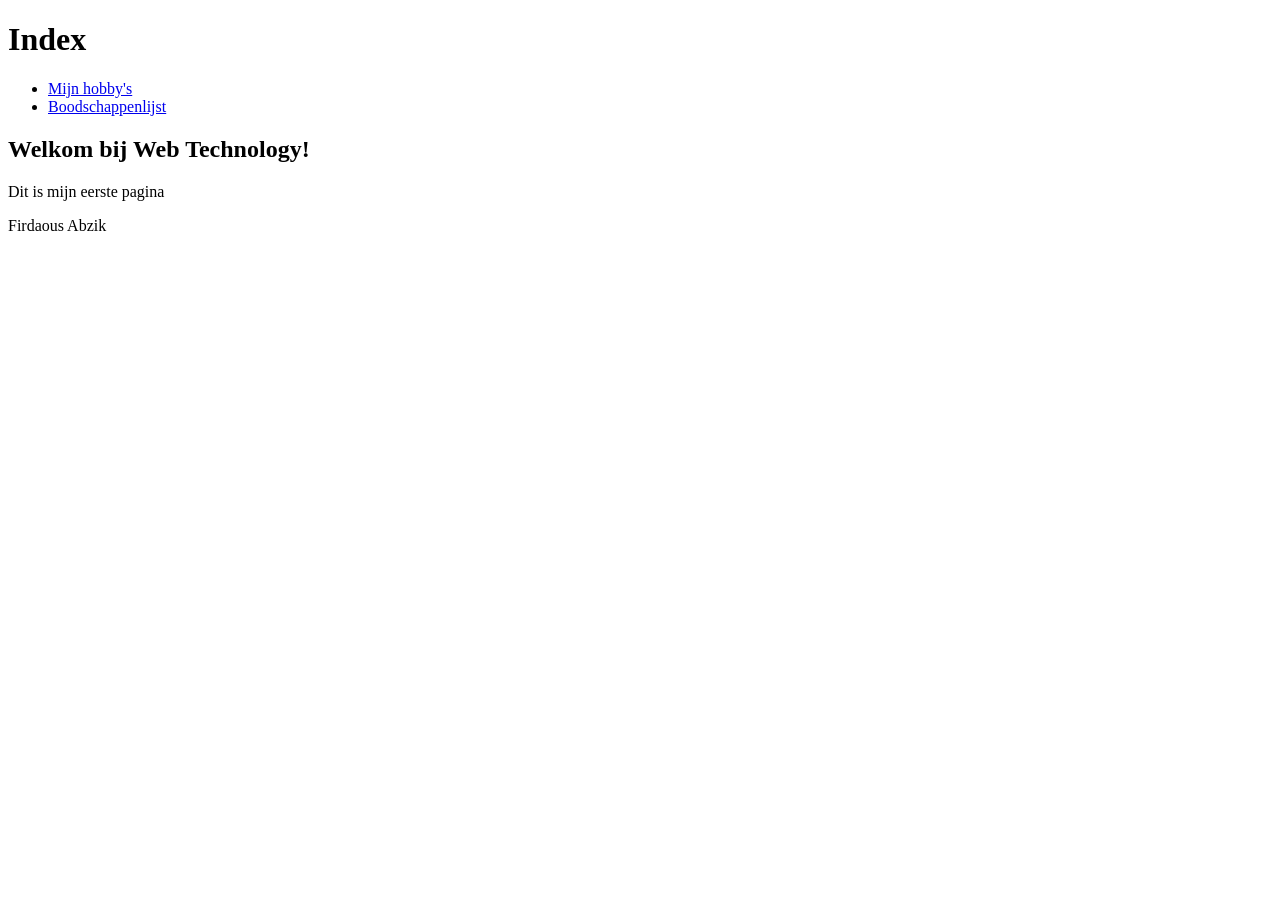
<file: labo1/index.html>
<!doctype html>
<html lang ="nl">
    <head>
        <meta charset ="utf-8">
        <meta name="viewport" content ="width=device-width, initial-scale=1">
        <title> Mijn eertse pagina</title>

    </head>
    <body>
        <header>
        <h1>Index</h1>
        <nav>
            <ul>
                <li><a href="hobby.html">Mijn hobby's</a></li>
                <li><a href="boodschappen.html">Boodschappenlijst</a></li>
            </ul>
        </nav>
    </header>
        <h2>Welkom bij Web Technology!</h2>
        <p>Dit is mijn eerste pagina</p>
        <footer>
            <p>Firdaous Abzik</p>
        </footer>
    </body>
</html>
</file>
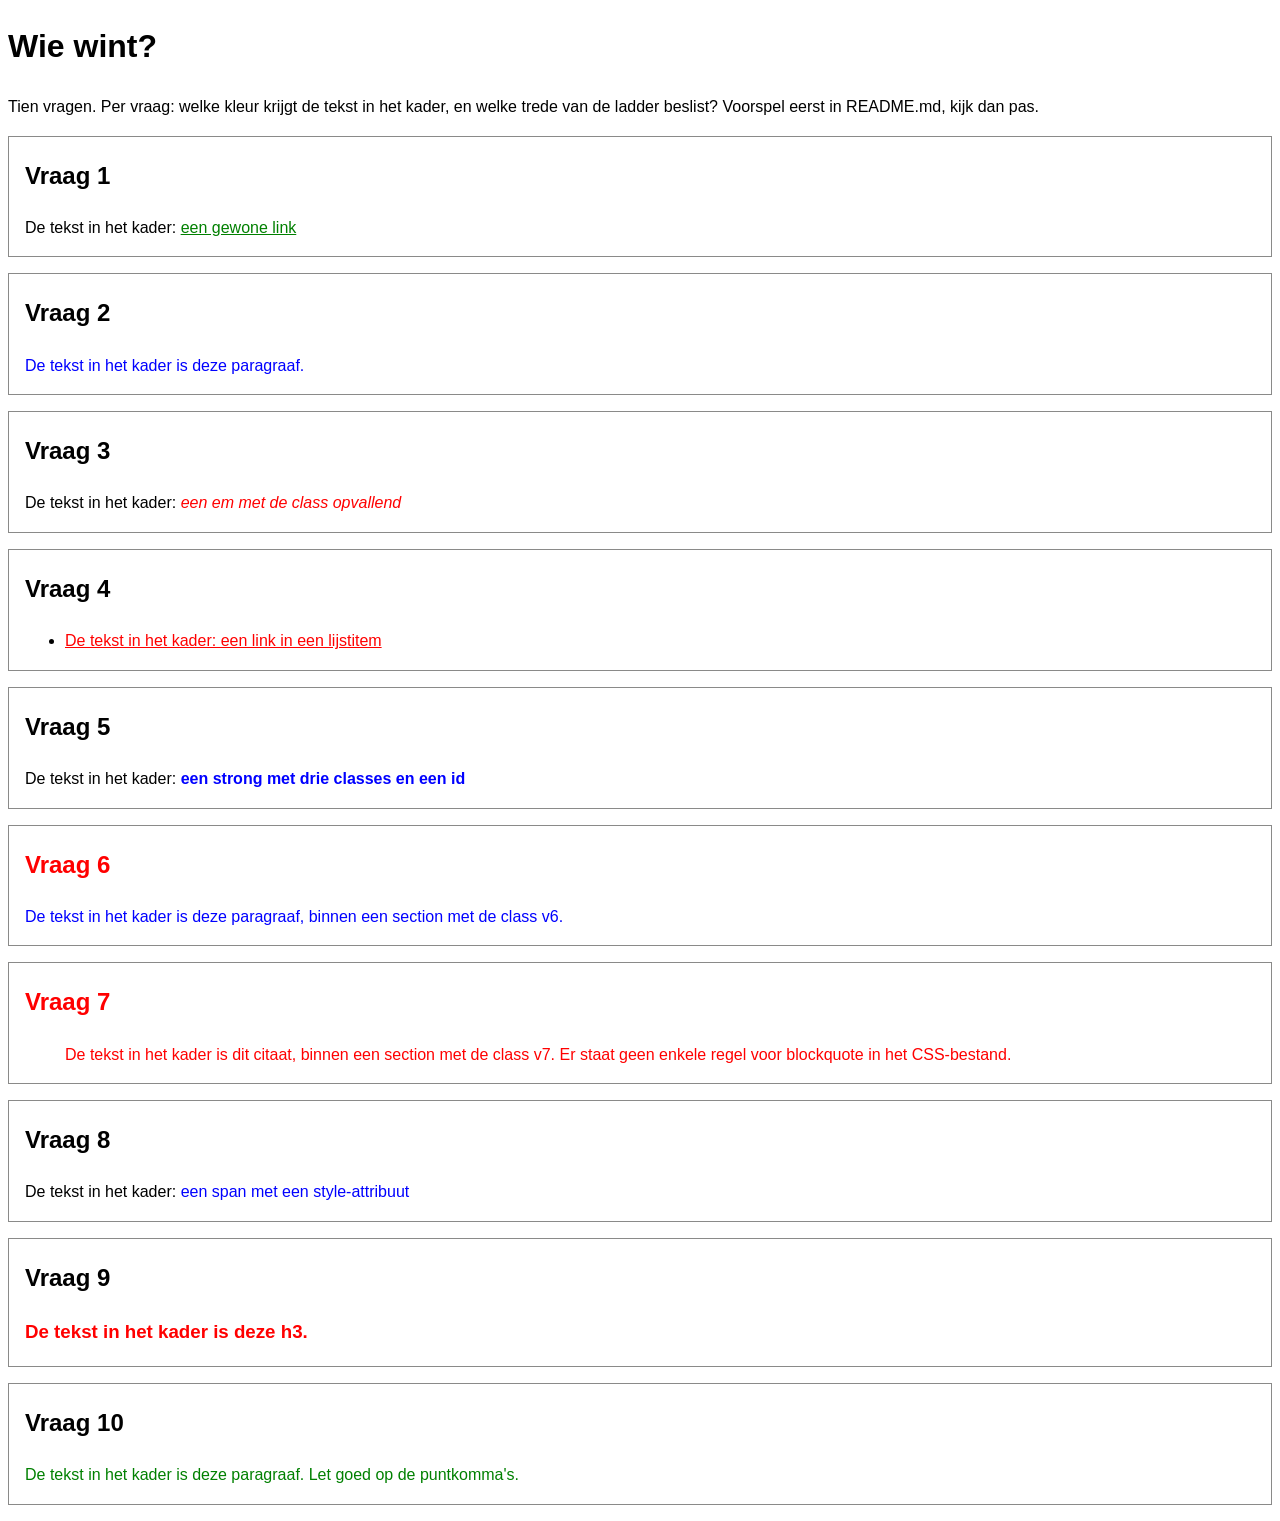
<file: labo-02/cascade/index.html>
<!-- index.html - oefening 3: voorspel, dan kijk. Wijzig dit bestand niet. -->
<!doctype html>
<html lang="nl">
  <head>
    <meta charset="utf-8">
    <meta name="viewport" content="width=device-width, initial-scale=1">
    <title>Wie wint? Tien vragen over de cascade</title>
    <link rel="stylesheet" href="css/stijl.css">
  </head>
  <body>
    <h1>Wie wint?</h1>
    <p>Tien vragen. Per vraag: welke kleur krijgt de tekst in het kader, en welke trede van de ladder beslist? Voorspel eerst in README.md, kijk dan pas.</p>

    <section class="vraag v1">
      <h2>Vraag 1</h2>
      <p>De tekst in het kader: <a href="#">een gewone link</a></p>
    </section>

    <section class="vraag v2">
      <h2>Vraag 2</h2>
      <p class="v2-tekst">De tekst in het kader is deze paragraaf.</p>
    </section>

    <section class="vraag v3">
      <h2>Vraag 3</h2>
      <p>De tekst in het kader: <em class="opvallend">een em met de class opvallend</em></p>
    </section>

    <section class="vraag v4">
      <h2>Vraag 4</h2>
      <ul>
        <li><a href="#">De tekst in het kader: een link in een lijstitem</a></li>
      </ul>
    </section>

    <section class="vraag v5">
      <h2>Vraag 5</h2>
      <p>De tekst in het kader: <strong class="een twee drie" id="v5-tekst">een strong met drie classes en een id</strong></p>
    </section>

    <section class="vraag v6">
      <h2>Vraag 6</h2>
      <p class="v6-tekst">De tekst in het kader is deze paragraaf, binnen een section met de class v6.</p>
    </section>

    <section class="vraag v7">
      <h2>Vraag 7</h2>
      <blockquote>De tekst in het kader is dit citaat, binnen een section met de class v7. Er staat geen enkele regel voor blockquote in het CSS-bestand.</blockquote>
    </section>

    <section class="vraag v8">
      <h2>Vraag 8</h2>
      <p>De tekst in het kader: <span class="v8-tekst" style="color: blue">een span met een style-attribuut</span></p>
    </section>

    <section class="vraag v9">
      <h2>Vraag 9</h2>
      <h3 class="v9-tekst">De tekst in het kader is deze h3.</h3>
    </section>

    <section class="vraag v10">
      <h2>Vraag 10</h2>
      <p class="v10-tekst">De tekst in het kader is deze paragraaf. Let goed op de puntkomma's.</p>
    </section>
  </body>
</html>
</file>
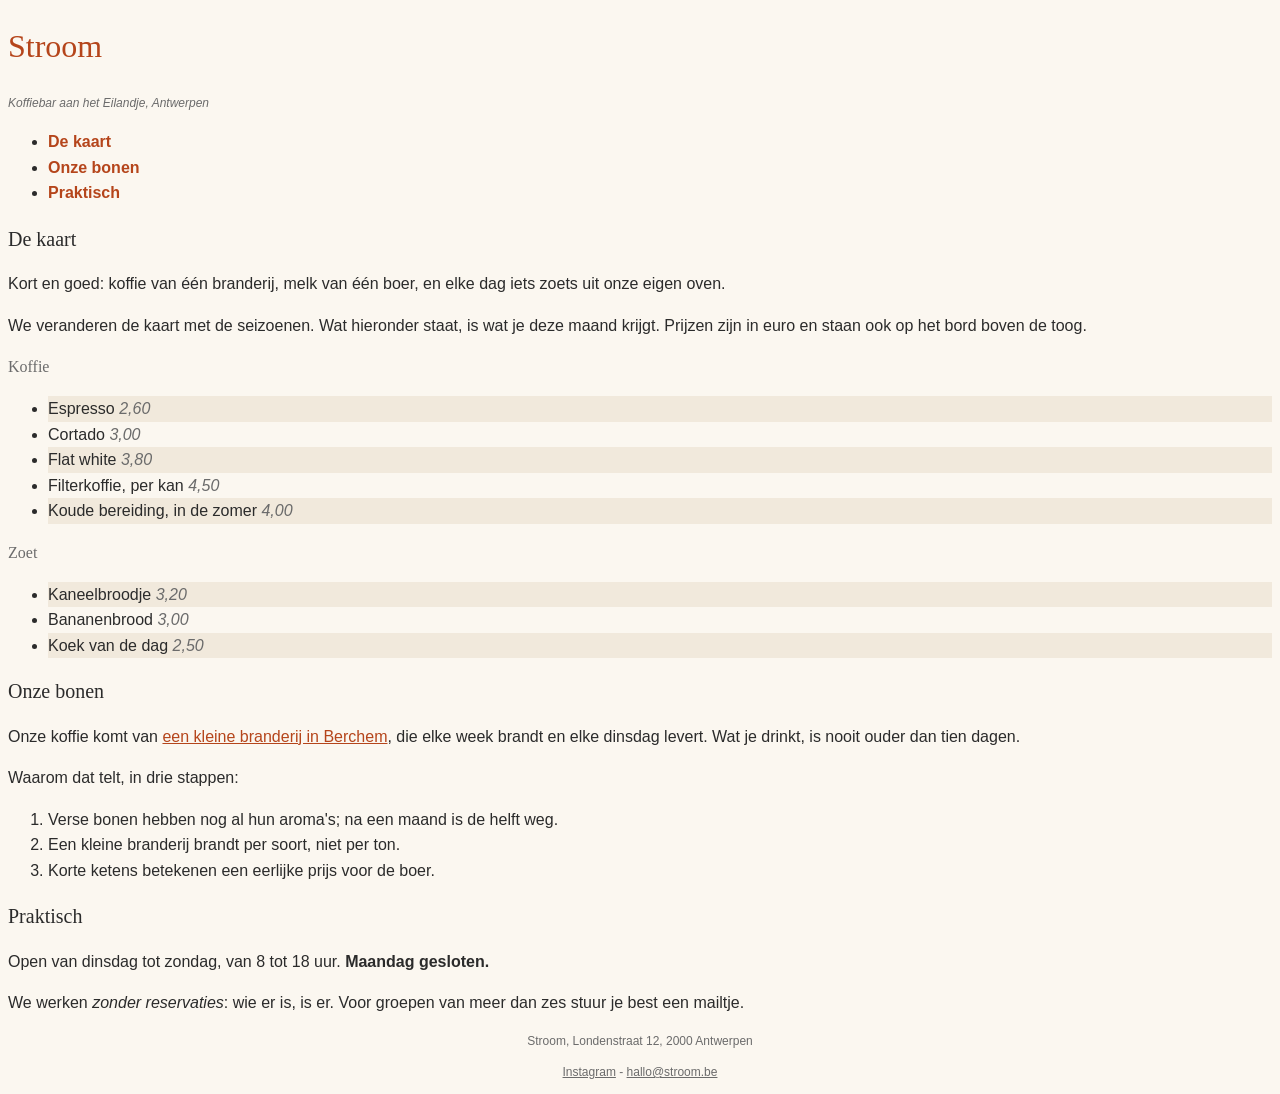
<file: labo-02/nabouw/index.html>
<!-- index.html - nabouw labo 2. Dit bestand mag je NIET wijzigen: geen class erbij, geen element verplaatst, geen style-attribuut. Jij schrijft css/stijl.css. -->
<!--
  Wat het screenshot niet kan tonen (hover en focus):
  - links in de navigatie: accentkleur, vet, geen onderstreping;
    bij hover en focus: inktkleur en onderstreept
  - links in main: accentkleur, onderstreept;
    bij hover en focus: papierkleur op een achtergrond in de accentkleur
  - links in de footer: gedempte kleur; bij hover en focus: accentkleur
-->
<!doctype html>
<html lang="nl">
  <head>
    <meta charset="utf-8">
    <meta name="viewport" content="width=device-width, initial-scale=1">
    <title>Stroom - koffiebar aan het Eilandje</title>
    <link rel="stylesheet" href="css/stijl.css">
  </head>
  <body>
    <header>
      <h1>Stroom</h1>
      <p class="slogan">Koffiebar aan het Eilandje, Antwerpen</p>
      <nav>
        <ul>
          <li><a href="#kaart">De kaart</a></li>
          <li><a href="#bonen">Onze bonen</a></li>
          <li><a href="#praktisch">Praktisch</a></li>
        </ul>
      </nav>
    </header>

    <main>
      <article>
        <h2 id="kaart">De kaart</h2>
        <p class="intro">Kort en goed: koffie van één branderij, melk van één boer, en elke dag iets zoets uit onze eigen oven.</p>
        <p>We veranderen de kaart met de seizoenen. Wat hieronder staat, is wat je deze maand krijgt. Prijzen zijn in euro en staan ook op het bord boven de toog.</p>

        <h3>Koffie</h3>
        <ul class="kaart">
          <li>Espresso <span class="prijs">2,60</span></li>
          <li>Cortado <span class="prijs">3,00</span></li>
          <li>Flat white <span class="prijs">3,80</span></li>
          <li>Filterkoffie, per kan <span class="prijs">4,50</span></li>
          <li>Koude bereiding, in de zomer <span class="prijs">4,00</span></li>
        </ul>

        <h3>Zoet</h3>
        <ul class="kaart">
          <li>Kaneelbroodje <span class="prijs">3,20</span></li>
          <li>Bananenbrood <span class="prijs">3,00</span></li>
          <li>Koek van de dag <span class="prijs">2,50</span></li>
        </ul>

        <h2 id="bonen">Onze bonen</h2>
        <p>Onze koffie komt van <a href="https://www.example.be">een kleine branderij in Berchem</a>, die elke week brandt en elke dinsdag levert. Wat je drinkt, is nooit ouder dan tien dagen.</p>
        <p>Waarom dat telt, in drie stappen:</p>
        <ol>
          <li>Verse bonen hebben nog al hun aroma's; na een maand is de helft weg.</li>
          <li>Een kleine branderij brandt per soort, niet per ton.</li>
          <li>Korte ketens betekenen een eerlijke prijs voor de boer.</li>
        </ol>

        <h2 id="praktisch">Praktisch</h2>
        <p>Open van dinsdag tot zondag, van 8 tot 18 uur. <strong>Maandag gesloten.</strong></p>
        <p>We werken <em>zonder reservaties</em>: wie er is, is er. Voor groepen van meer dan zes stuur je best een mailtje.</p>
      </article>
    </main>

    <footer>
      <p>Stroom, Londenstraat 12, 2000 Antwerpen</p>
      <p><a href="https://www.instagram.com">Instagram</a> - <a href="mailto:hallo@stroom.be">hallo@stroom.be</a></p>
    </footer>
  </body>
</html>
</file>
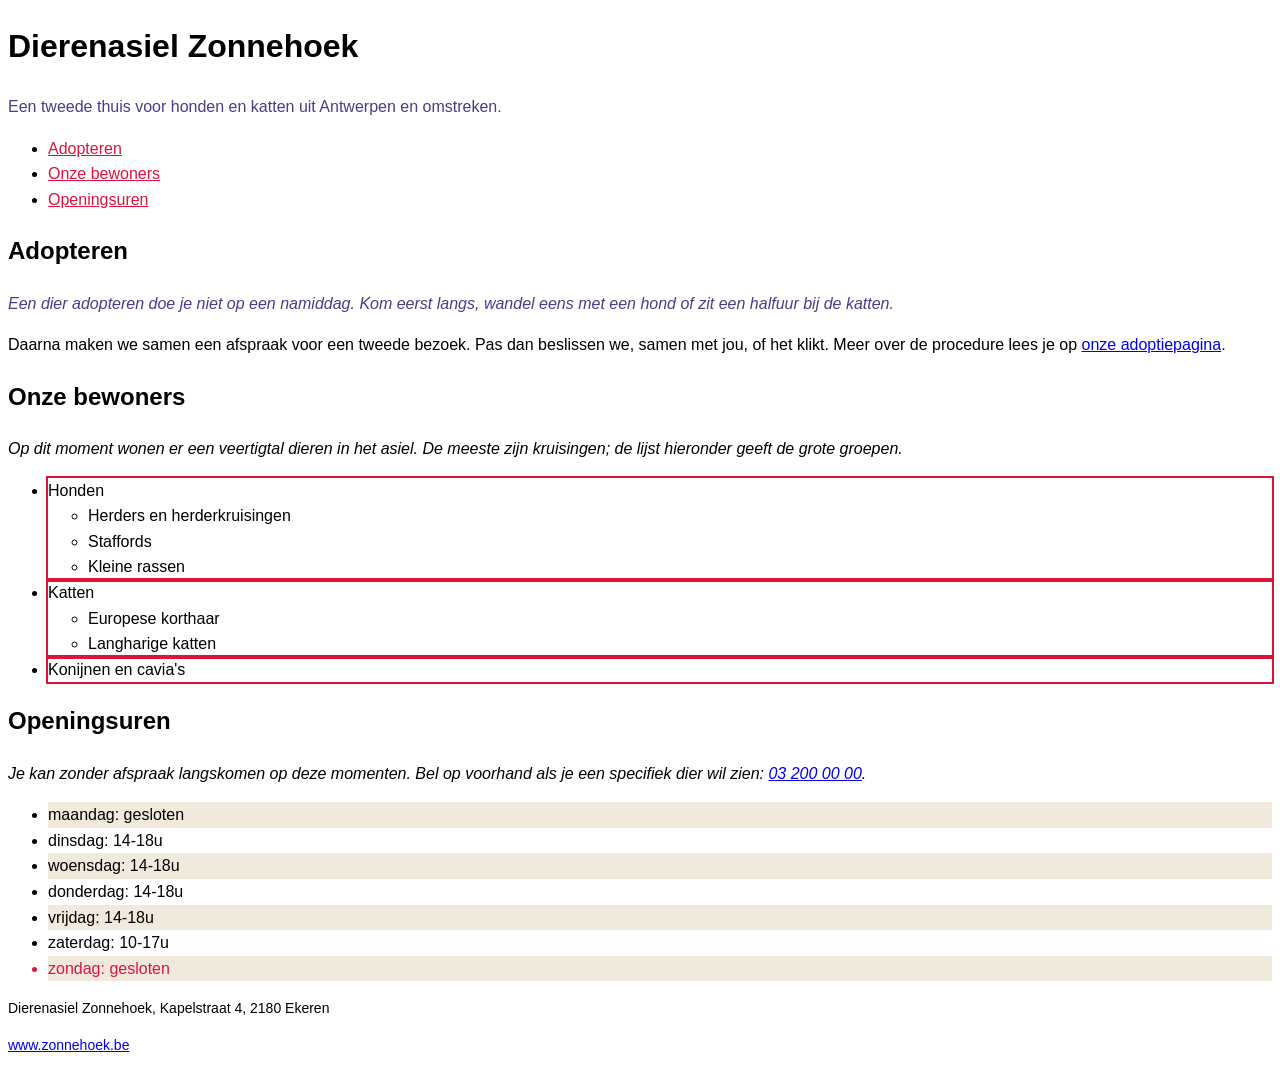
<file: labo-02/selectors/index.html>
<!-- index.html - oefening 2: selectors. Wijzig dit bestand niet; alles wat je nodig hebt, staat erin. -->
<!doctype html>
<html lang="nl">
  <head>
    <meta charset="utf-8">
    <meta name="viewport" content="width=device-width, initial-scale=1">
    <title>Dierenasiel Zonnehoek</title>
    <link rel="stylesheet" href="css/stijl.css">
  </head>
  <body>
    <header>
      <h1>Dierenasiel Zonnehoek</h1>
      <p class="slogan">Een tweede thuis voor honden en katten uit Antwerpen en omstreken.</p>
      <nav>
        <ul>
          <li><a href="#adopteren">Adopteren</a></li>
          <li><a href="#rassen">Onze bewoners</a></li>
          <li><a href="#uren">Openingsuren</a></li>
        </ul>
      </nav>
    </header>

    <main>
      <article>
        <h2 id="adopteren">Adopteren</h2>
        <p class="intro">Een dier adopteren doe je niet op een namiddag. Kom eerst langs, wandel eens met een hond of zit een halfuur bij de katten.</p>
        <p>Daarna maken we samen een afspraak voor een tweede bezoek. Pas dan beslissen we, samen met jou, of het klikt. Meer over de procedure lees je op <a href="https://www.zonnehoek.be/adoptie">onze adoptiepagina</a>.</p>

        <h2 id="rassen">Onze bewoners</h2>
        <p>Op dit moment wonen er een veertigtal dieren in het asiel. De meeste zijn kruisingen; de lijst hieronder geeft de grote groepen.</p>
        <ul class="rassen">
          <li>Honden
            <ul>
              <li>Herders en herderkruisingen</li>
              <li>Staffords</li>
              <li>Kleine rassen</li>
            </ul>
          </li>
          <li>Katten
            <ul>
              <li>Europese korthaar</li>
              <li>Langharige katten</li>
            </ul>
          </li>
          <li>Konijnen en cavia's</li>
        </ul>

        <h2 id="uren">Openingsuren</h2>
        <p>Je kan zonder afspraak langskomen op deze momenten. Bel op voorhand als je een specifiek dier wil zien: <a href="tel:+3232000000">03 200 00 00</a>.</p>
        <ul class="uren">
          <li>maandag: gesloten</li>
          <li>dinsdag: 14-18u</li>
          <li>woensdag: 14-18u</li>
          <li>donderdag: 14-18u</li>
          <li>vrijdag: 14-18u</li>
          <li>zaterdag: 10-17u</li>
          <li>zondag: gesloten</li>
        </ul>
      </article>
    </main>

    <footer>
      <p>Dierenasiel Zonnehoek, Kapelstraat 4, 2180 Ekeren</p>
      <p><a href="https://www.zonnehoek.be">www.zonnehoek.be</a></p>
    </footer>
  </body>
</html>
</file>
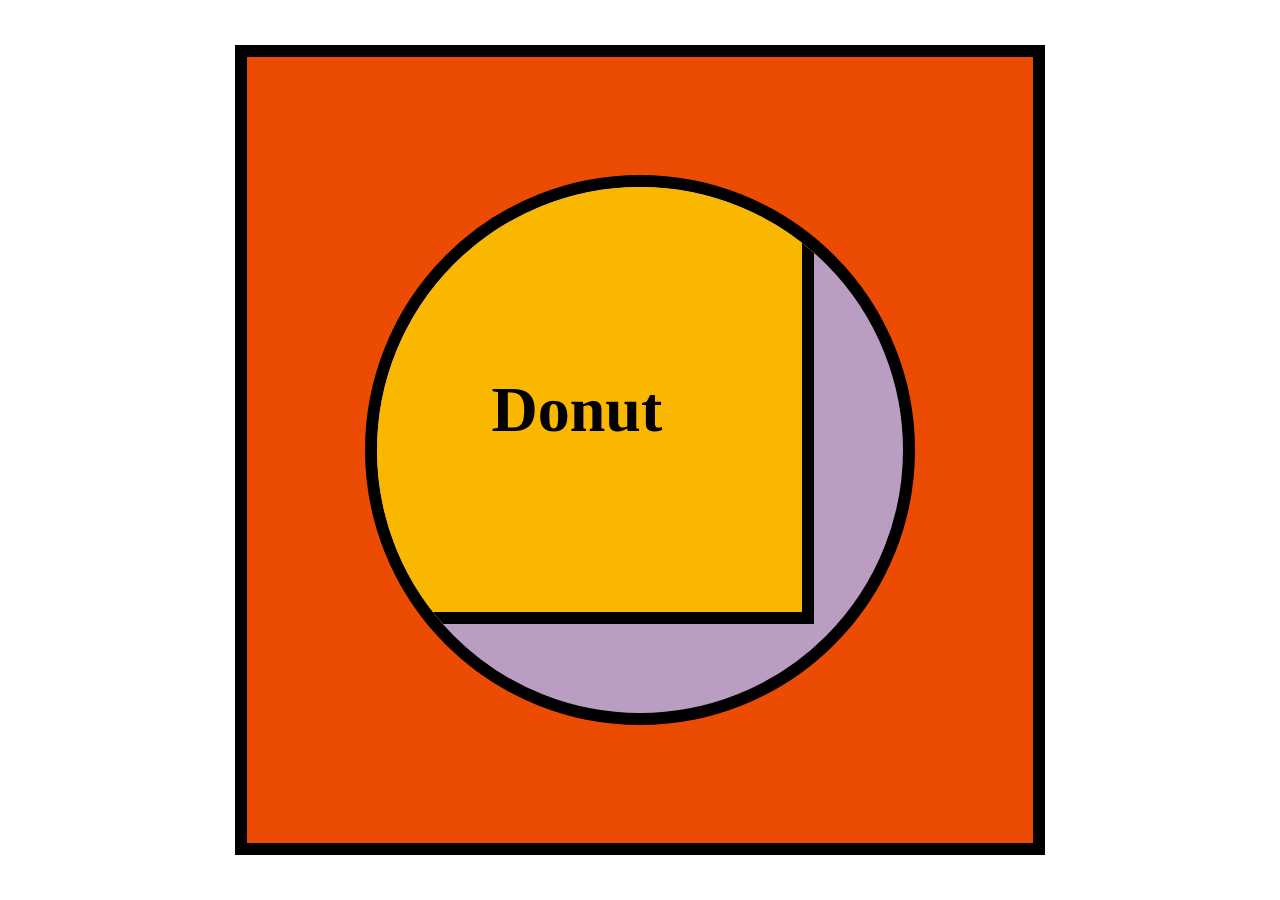
<file: labo-03/donut/index.html>
<!doctype html>
<html lang="en">
<head>
  <meta charset="utf-8">
  <meta name="viewport" content="width=device-width, initial-scale=1">
  <title>Labo 3 - Donut</title>
  <link rel="stylesheet" href="css/reset.css">
  <link rel="stylesheet" href="css/stijl.css">
</head>
<body>
  <!-- Do not change this file. Write your CSS in css/stijl.css. -->
  <main>
    <div>
      <h1>Donut</h1>
    </div>
  </main>
</body>
</html>
</file>
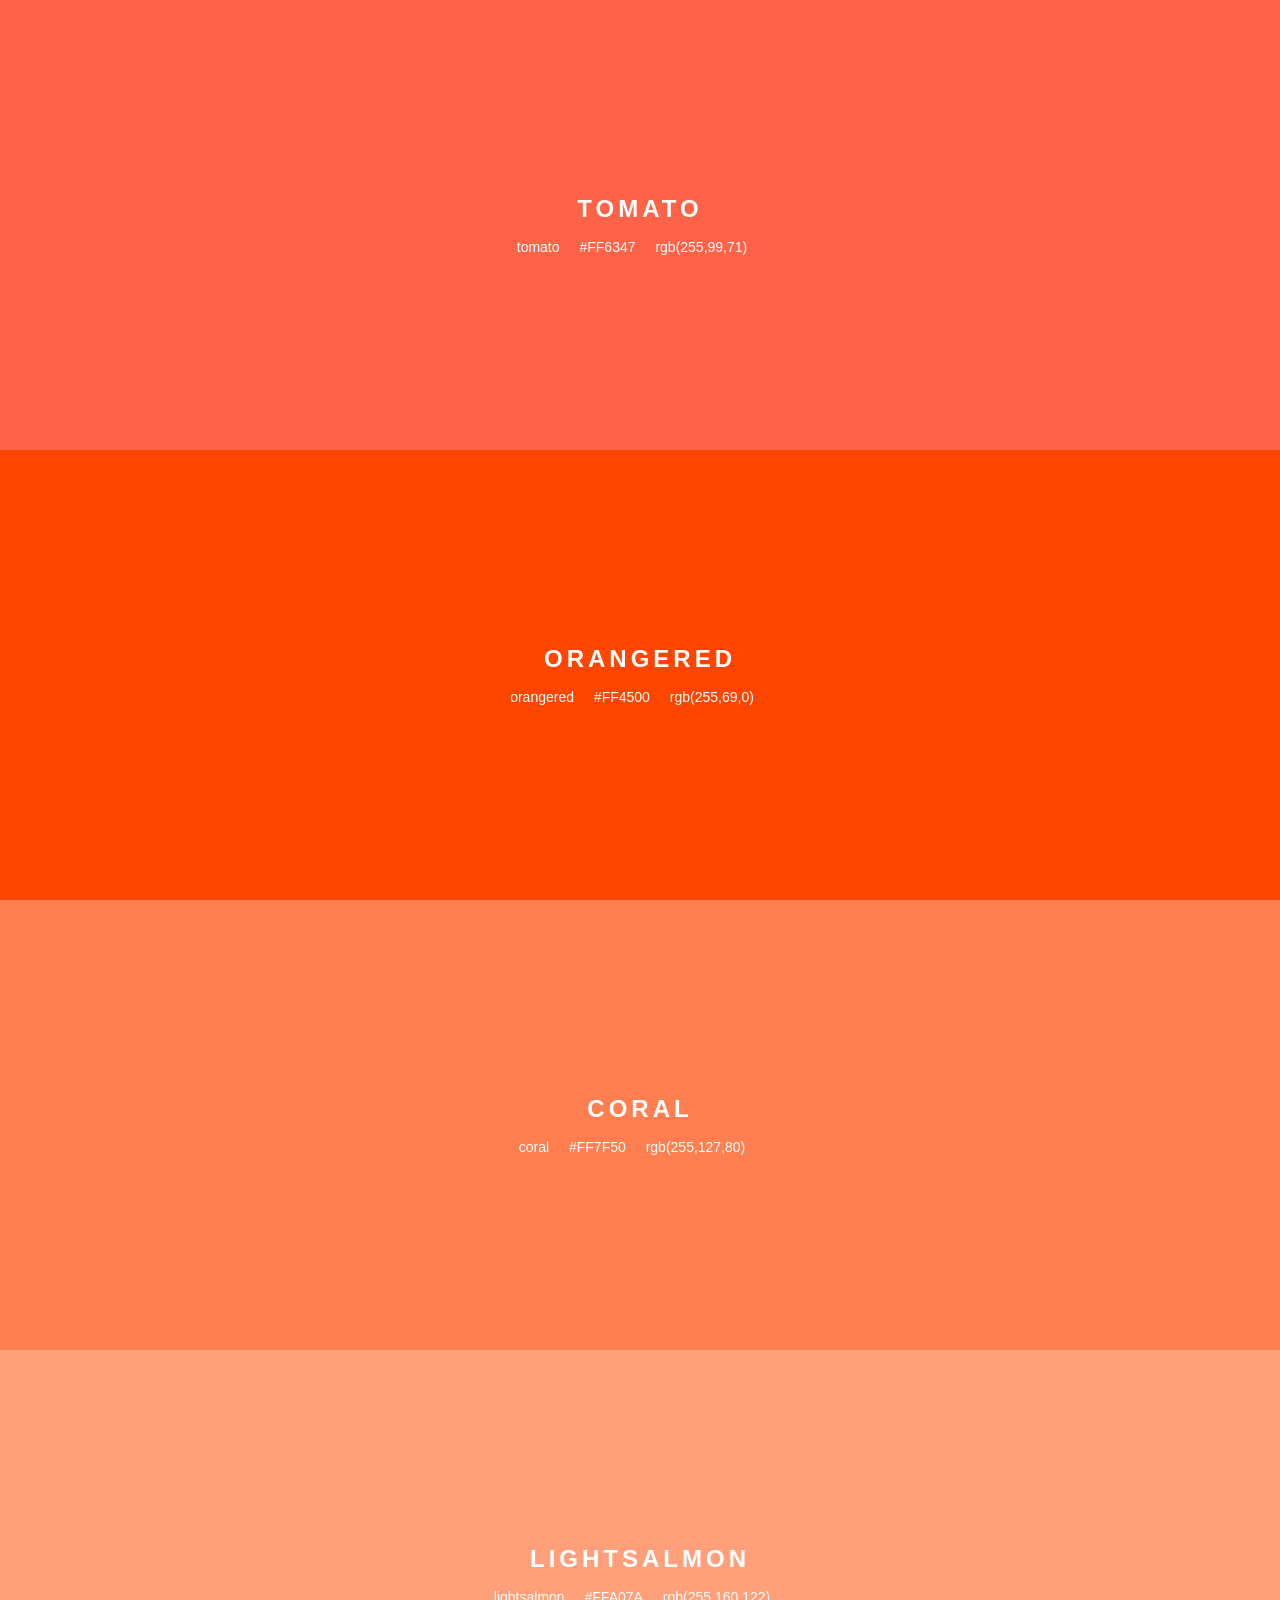
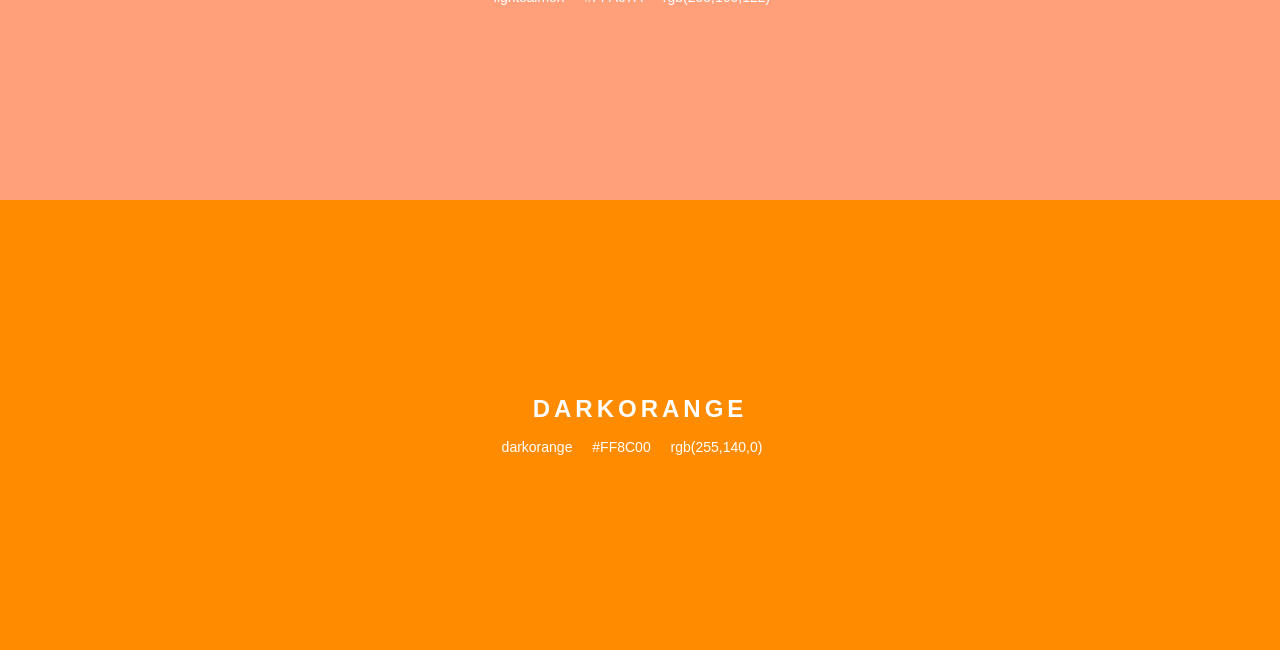
<file: labo-03/kleuren/index.html>
<!doctype html>
<html lang="en">
<head>
  <meta charset="utf-8">
  <meta name="viewport" content="width=device-width, initial-scale=1">
  <title>Labo 3 - Kleurenstalen</title>
  <link rel="stylesheet" href="css/reset.css">
  <link rel="stylesheet" href="css/stijl.css">
</head>
<body>
  <!-- Do not change this file. Write your CSS in css/stijl.css. -->
  <ul>
    <li class="tomato">
      <h2>TOMATO</h2>
      <p class="codes"><span>tomato</span> <span>#FF6347</span> <span>rgb(255,99,71)</span></p>
    </li>
    <li class="orangered">
      <h2>ORANGERED</h2>
      <p class="codes"><span>orangered</span> <span>#FF4500</span> <span>rgb(255,69,0)</span></p>
    </li>
    <li class="coral">
      <h2>CORAL</h2>
      <p class="codes"><span>coral</span> <span>#FF7F50</span> <span>rgb(255,127,80)</span></p>
    </li>
    <li class="lightsalmon">
      <h2>LIGHTSALMON</h2>
      <p class="codes"><span>lightsalmon</span> <span>#FFA07A</span> <span>rgb(255,160,122)</span></p>
    </li>
    <li class="darkorange">
      <h2>DARKORANGE</h2>
      <p class="codes"><span>darkorange</span> <span>#FF8C00</span> <span>rgb(255,140,0)</span></p>
    </li>
  </ul>
</body>
</html>
</file>
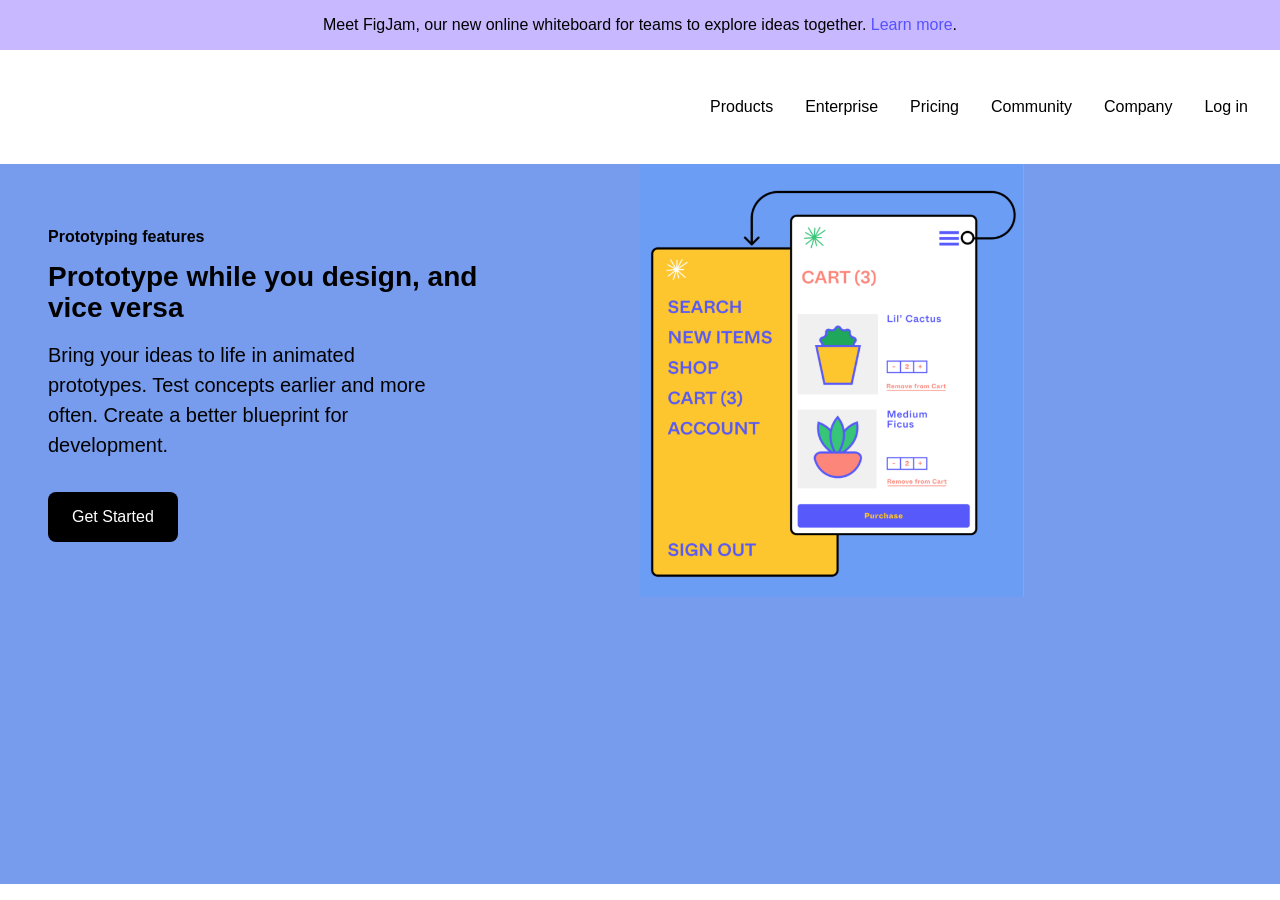
<file: labo-03/landing/index.html>
<!doctype html>
<html lang="en">
<head>
  <meta charset="utf-8">
  <meta name="viewport" content="width=device-width, initial-scale=1">
  <title>Labo 3 - Landingspagina</title>
  <link rel="stylesheet" href="css/reset.css">
  <link rel="stylesheet" href="css/stijl.css">
</head>
<body>
  <!-- Do not change this file. Write your CSS in css/stijl.css.
       Not visible in the screenshot: on :hover and :focus the links in the
       banner and in the navigation get an underline, and the button turns
       dark grey (#333333) instead of black. -->
  <div class="banner">
    <p>Meet FigJam, our new online whiteboard for teams to explore ideas together. <a href="#">Learn more</a>.</p>
  </div>
  <header>
    <nav>
      <ul>
        <li><a href="#">Products</a></li>
        <li><a href="#">Enterprise</a></li>
        <li><a href="#">Pricing</a></li>
        <li><a href="#">Community</a></li>
        <li><a href="#">Company</a></li>
        <li><a href="#">Log in</a></li>
      </ul>
    </nav>
  </header>
  <main>
    <article>
      <p class="bovenkop">Prototyping features</p>
      <h1>Prototype while you design, and vice versa</h1>
      <p>Bring your ideas to life in animated prototypes. Test concepts earlier and more often. Create a better blueprint for development.</p>
      <a href="#" class="knop">Get Started</a>
    </article><!-- no whitespace between these two tags: see syllabus 3.7 --><div class="afbeelding">
      <img src="afbeeldingen/prototype.png" alt="Prototype of a plant shop: a yellow menu panel next to a white cart screen">
    </div>
  </main>
</body>
</html>
</file>
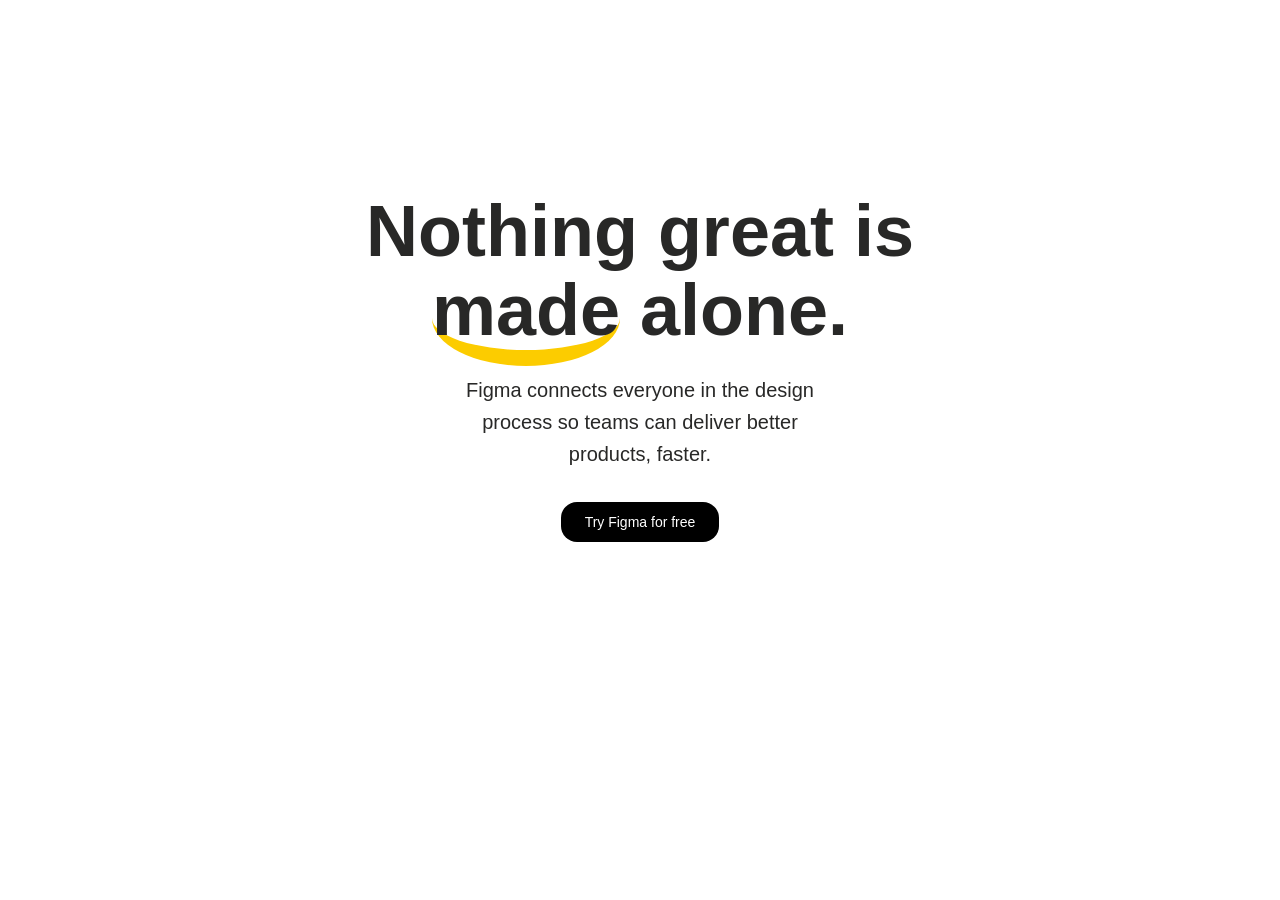
<file: labo-03/slogan/index.html>
<!doctype html>
<html lang="en">
<head>
  <meta charset="utf-8">
  <meta name="viewport" content="width=device-width, initial-scale=1">
  <title>Labo 3 - Slogan</title>
  <link rel="stylesheet" href="css/reset.css">
  <link rel="stylesheet" href="css/stijl.css">
</head>
<body>
  <!-- Do not change this file. Write your CSS in css/stijl.css.
       Not visible in the screenshot: on :hover and :focus the button turns
       dark grey (#333333) instead of black. -->
  <h2>Nothing great is <span>made</span> alone.</h2>
  <p>Figma connects everyone in the design process so teams can deliver better products, faster.</p>
  <a href="https://www.figma.com">Try Figma for free</a>
</body>
</html>
</file>
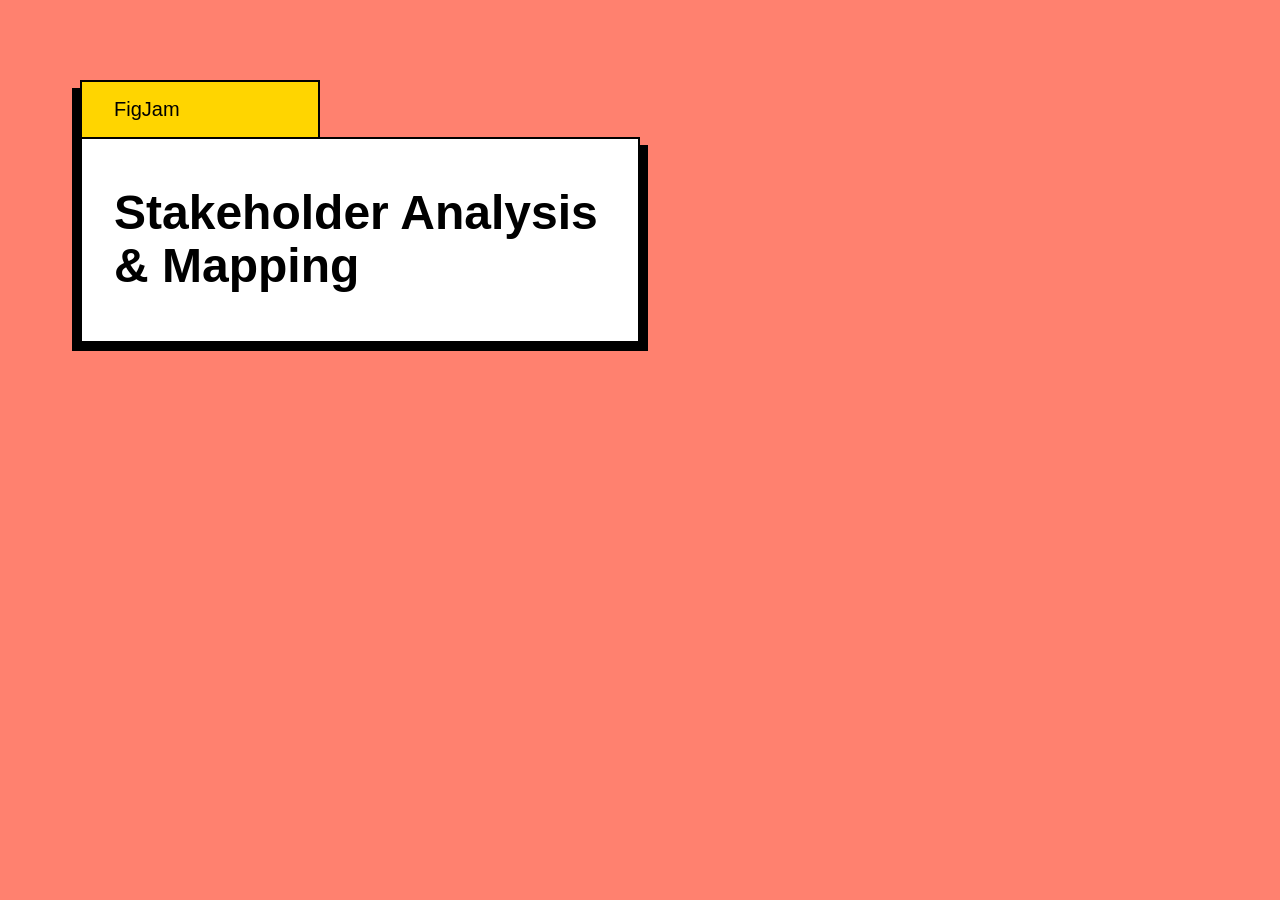
<file: labo-03/tabblad/index.html>
<!doctype html>
<html lang="en">
<head>
  <meta charset="utf-8">
  <meta name="viewport" content="width=device-width, initial-scale=1">
  <title>Labo 3 - Tabblad</title>
  <link rel="stylesheet" href="css/reset.css">
  <link rel="stylesheet" href="css/stijl.css">
</head>
<body>
  <!-- Do not change this file. Write your CSS in css/stijl.css. -->
  <h1>FigJam</h1>
  <h2>Stakeholder Analysis &amp; Mapping</h2>
</body>
</html>
</file>
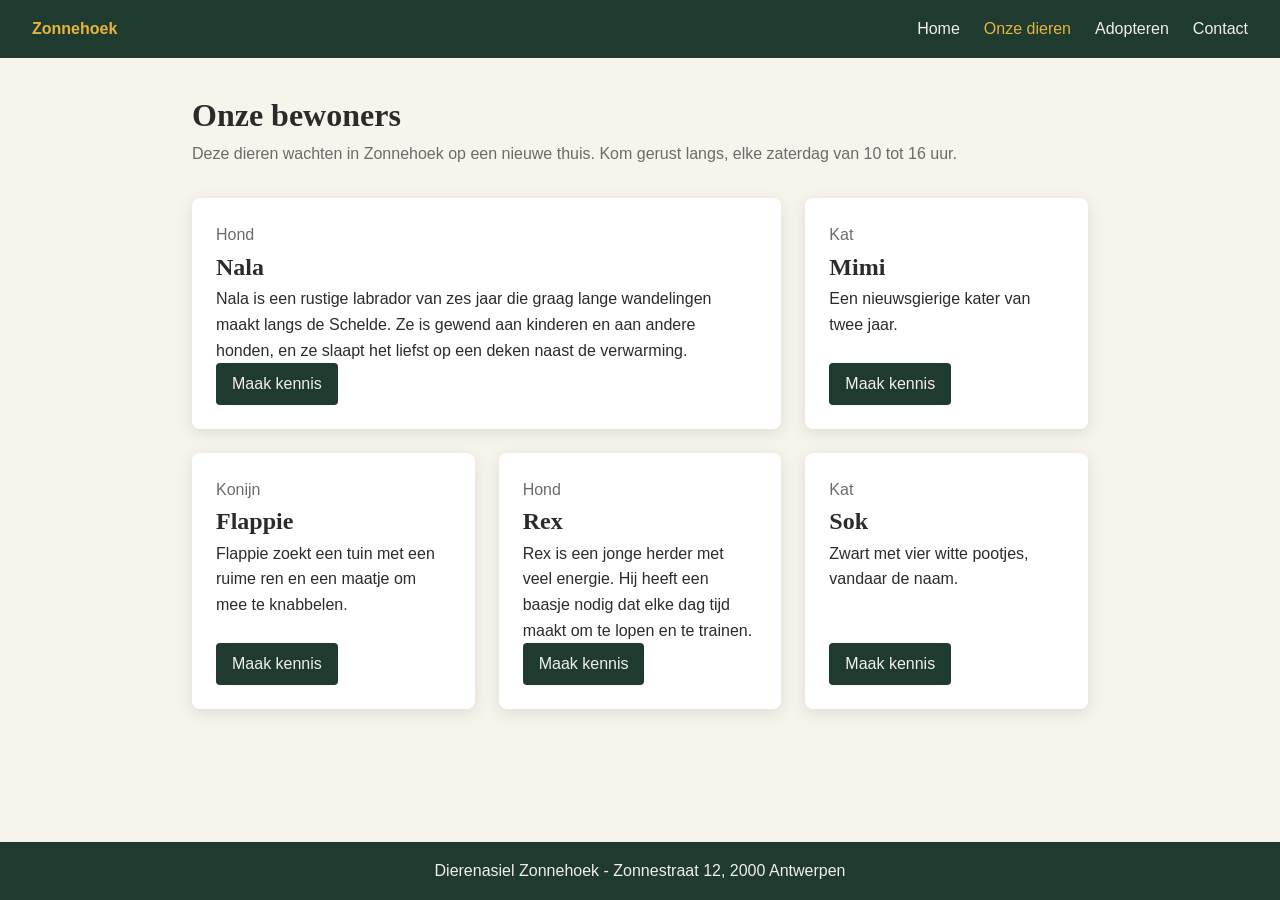
<file: labo-04/dierenasiel/index.html>
<!doctype html>
<html lang="nl">
<head>
  <meta charset="utf-8">
  <meta name="viewport" content="width=device-width, initial-scale=1">
  <title>Labo 4 - Dierenasiel Zonnehoek</title>
  <link rel="stylesheet" href="css/reset.css">
  <link rel="stylesheet" href="css/stijl.css">
</head>
<body>
  <!-- Do not change this file. Write your CSS in css/stijl.css.
       Not visible in the screenshot: on :hover and :focus the links in the
       navigation get an underline, and a button turns dark (#2b2b2b). -->
  <header>
    <a class="logo" href="index.html">Zonnehoek</a>
    <nav>
      <ul>
        <li><a href="index.html">Home</a></li>
        <li><a href="dieren.html" class="actief">Onze dieren</a></li>
        <li><a href="adopteren.html">Adopteren</a></li>
        <li><a href="contact.html">Contact</a></li>
      </ul>
    </nav>
  </header>
  <main>
    <h1>Onze bewoners</h1>
    <p class="intro">Deze dieren wachten in Zonnehoek op een nieuwe thuis. Kom gerust langs, elke zaterdag van 10 tot 16 uur.</p>
    <ul class="kaarten">
      <li class="kaart uitgelicht">
        <p class="soort">Hond</p>
        <h2>Nala</h2>
        <p class="beschrijving">Nala is een rustige labrador van zes jaar die graag lange wandelingen maakt langs de Schelde. Ze is gewend aan kinderen en aan andere honden, en ze slaapt het liefst op een deken naast de verwarming.</p>
        <a class="knop" href="#">Maak kennis</a>
      </li>
      <li class="kaart">
        <p class="soort">Kat</p>
        <h2>Mimi</h2>
        <p class="beschrijving">Een nieuwsgierige kater van twee jaar.</p>
        <a class="knop" href="#">Maak kennis</a>
      </li>
      <li class="kaart">
        <p class="soort">Konijn</p>
        <h2>Flappie</h2>
        <p class="beschrijving">Flappie zoekt een tuin met een ruime ren en een maatje om mee te knabbelen.</p>
        <a class="knop" href="#">Maak kennis</a>
      </li>
      <li class="kaart">
        <p class="soort">Hond</p>
        <h2>Rex</h2>
        <p class="beschrijving">Rex is een jonge herder met veel energie. Hij heeft een baasje nodig dat elke dag tijd maakt om te lopen en te trainen.</p>
        <a class="knop" href="#">Maak kennis</a>
      </li>
      <li class="kaart">
        <p class="soort">Kat</p>
        <h2>Sok</h2>
        <p class="beschrijving">Zwart met vier witte pootjes, vandaar de naam.</p>
        <a class="knop" href="#">Maak kennis</a>
      </li>
    </ul>
  </main>
  <footer>
    <p>Dierenasiel Zonnehoek - Zonnestraat 12, 2000 Antwerpen</p>
  </footer>
</body>
</html>
</file>
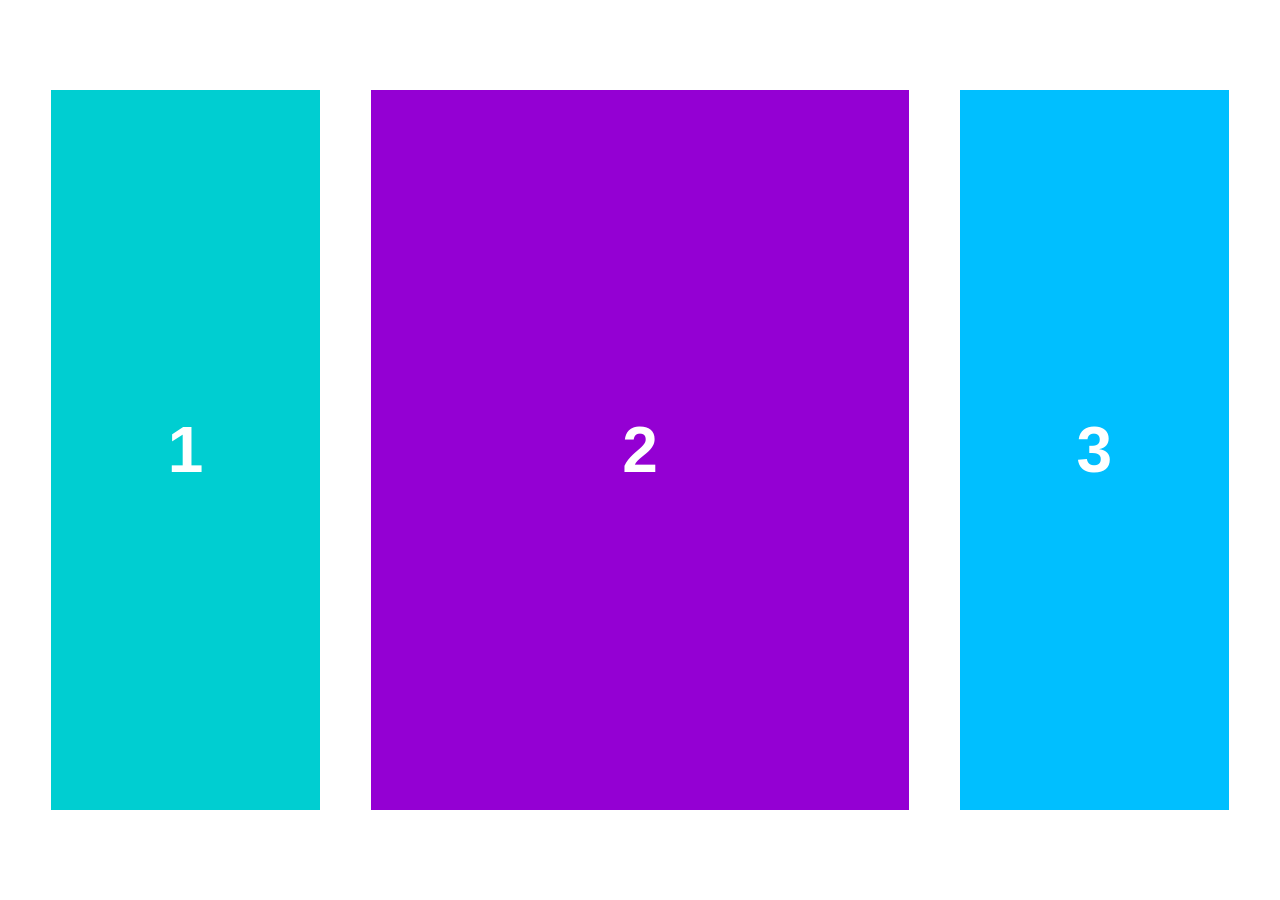
<file: labo-04/kolommen/index.html>
<!doctype html>
<html lang="nl">
<head>
  <meta charset="utf-8">
  <meta name="viewport" content="width=device-width, initial-scale=1">
  <title>Labo 4 - Drie kolommen</title>
  <link rel="stylesheet" href="css/reset.css">
  <link rel="stylesheet" href="css/stijl.css">
</head>
<body>
  <!-- Do not change this file. Write your CSS in css/stijl.css. -->
  <main>
    <div>1</div>
    <div>2</div>
    <div>3</div>
  </main>
</body>
</html>
</file>
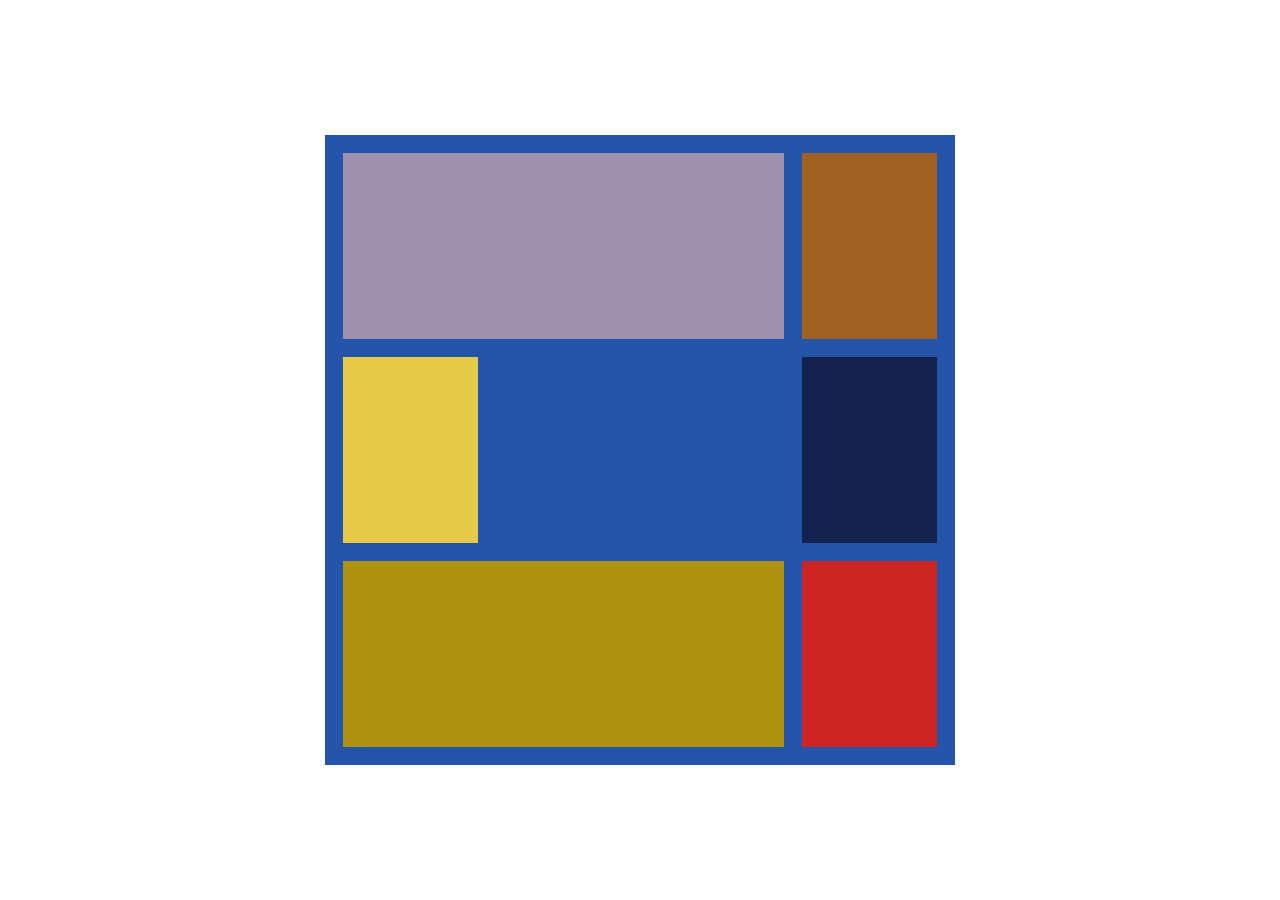
<file: labo-04/mondriaan/index.html>
<!doctype html>
<html lang="nl">
<head>
  <meta charset="utf-8">
  <meta name="viewport" content="width=device-width, initial-scale=1">
  <title>Labo 4 - Mondriaan</title>
  <link rel="stylesheet" href="css/reset.css">
  <link rel="stylesheet" href="css/stijl.css">
</head>
<body>
  <!-- Do not change this file. Write your CSS in css/stijl.css. -->
  <main class="schilderij">
    <div class="lila"></div>
    <div class="bruin"></div>
    <div class="geel"></div>
    <div class="marine"></div>
    <div class="olijf"></div>
    <div class="rood"></div>
  </main>
</body>
</html>
</file>
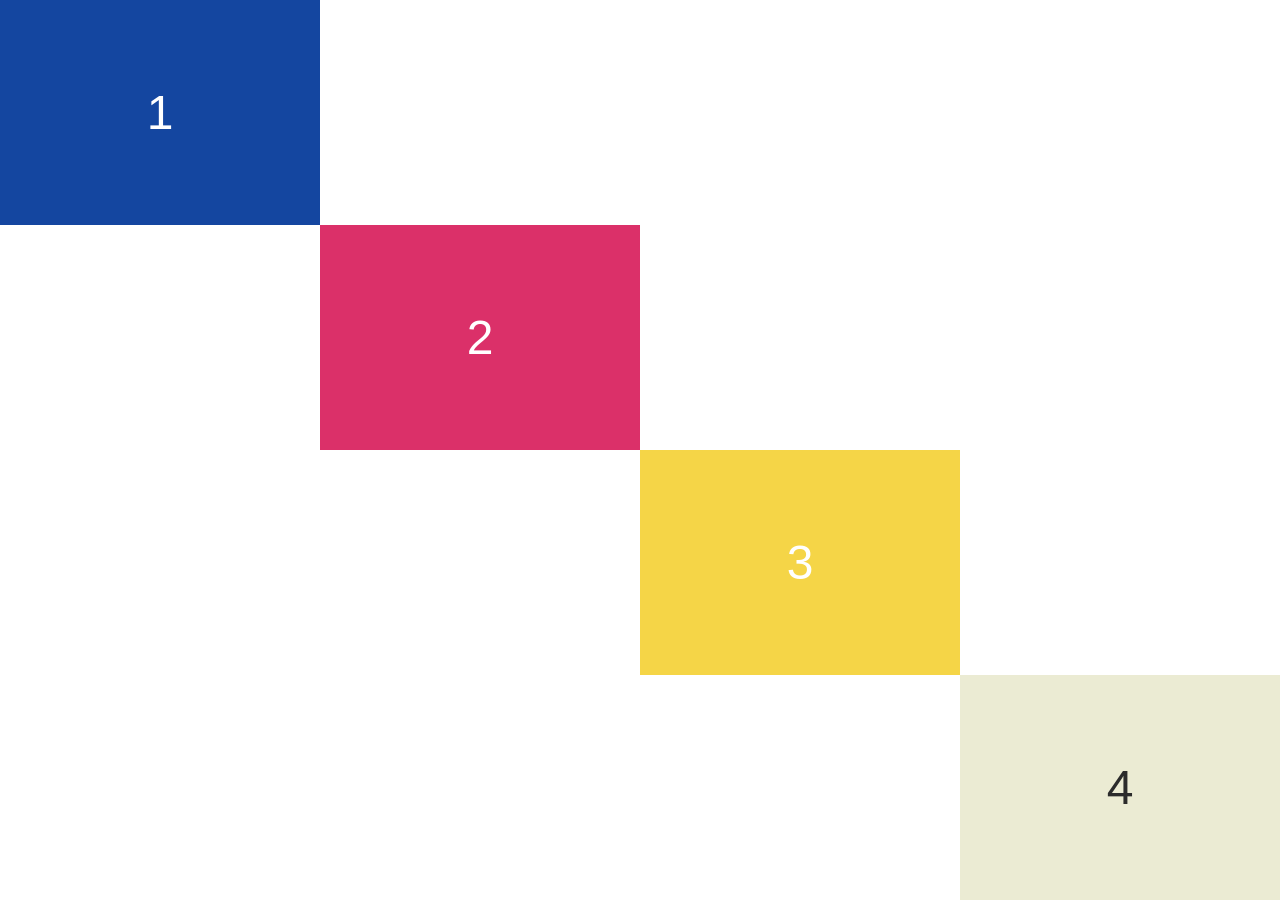
<file: labo-04/trap/index.html>
<!doctype html>
<html lang="nl">
<head>
  <meta charset="utf-8">
  <meta name="viewport" content="width=device-width, initial-scale=1">
  <title>Labo 4 - Trap</title>
  <link rel="stylesheet" href="css/reset.css">
  <link rel="stylesheet" href="css/stijl.css">
</head>
<body>
  <!-- Do not change this file. Write your CSS in css/stijl.css. -->
  <main class="trap">
    <div class="trede">1</div>
    <div class="trede">2</div>
    <div class="trede">3</div>
    <div class="trede">4</div>
  </main>
</body>
</html>
</file>
<file: labo-02/cascade/css/stijl.css>
/* stijl.css - oefening 3: voorspel, dan kijk. Wijzig dit bestand niet. */

/* Opmaak van de pagina zelf; doet niet mee in de vragen. */
body {
  font-family: Verdana, sans-serif;
  line-height: 1.6;
}

.vraag {
  border: 1px solid #8a8a89;
  padding: 0 1rem;
  margin-bottom: 1rem;
}

/* ---- vraag 1 ---- */
a {
  color: green;
}

/* ---- vraag 2 ---- */
.v2-tekst {
  color: red;
}

.v2-tekst {
  color: blue;
}

/* ---- vraag 3 ---- */
.opvallend {
  color: red;
}

em {
  color: blue;
}

/* ---- vraag 4 ---- */
.v4 > a {
  color: green;
}

.v4 a {
  color: red;
}

/* ---- vraag 5 ---- */
.een.twee.drie {
  color: red;
}

#v5-tekst {
  color: blue;
}

/* ---- vraag 6 ---- */
.v6 {
  color: red;
}

.v6-tekst {
  color: blue;
}

/* ---- vraag 7 ---- */
.v7 {
  color: red;
}

/* ---- vraag 8 ---- */
.v8-tekst {
  color: red;
}

/* ---- vraag 9 ---- */
h3 {
  color: red !important;
}

.v9-tekst {
  color: blue;
}

/* ---- vraag 10 ---- */
.v10-tekst {
  color: green;
  font-size: 1.5rem
  color: blue;
}
</file>
<file: labo-02/nabouw/css/stijl.css>
:root{
    --papier: #fbf7f0;
    --inkt: #2b2b2b;
    --gedempt: #6b6b6b;
    --accent: #b5451b;
    --zebra: #f1e9dc;
    --koppen: Georgia, serif;
    --tekst: Verdana, sans-serif;
    --basismaat: 1rem;
}
body{
    background-color: var(--papier);
    color: var(--inkt);
    font-family: var(--tekst);
    font-size: var(--basismaat);
    line-height: 1.6;
}
h1,h2,h3 {
    font-family: var(--koppen);
    font-weight: normal;
}
h1 {
    color:var(--accent);
    font-size: 2rem;
}
h2 {
    font-size: 1.25rem;
}
h3 {
    font-size: 1rem;
    color: var(--gedempt);
}
nav a{
    color: var(--accent);
    text-decoration: none;
    font-weight: bold;
}
nav a:hover,
nav a:focus {
    color: var(--inkt);
    text-decoration: underline;
}
.slogan {
    color: var(--gedempt);
    font-style: italic;
    font-size: 0.75rem;
}
.intro {
    font-size: 1rem;
}
.kaart li:nth-child(odd) {
    background-color: var(--zebra);
}
.prijs {
    color: var(--gedempt);
    font-style: italic;
}
main a {
    color: var(--accent);
    text-decoration: underline;
}
main a:hover,
main a:focus {
    background-color: var(--accent);
    color: var(--papier);
}

footer {
    text-align: center;
    color: var(--gedempt);
    font-size: 0.75rem;
}
footer a{
    color: var(--gedempt);
}

footer a:hover,
footer a:focus {
    color: var(--accent);
}
</file>
<file: labo-02/selectors/css/stijl.css>
/* stijl.css - oefening 2: selectors schrijven en lezen */

/* Schrijf onder elke opdracht de regel met de selector die precies die
   elementen raakt. Gebruik de declaratie die erbij staat, zodat je in de
   browser meteen ziet wat je raakte. Voeg niets toe aan index.html. */

body {
  font-family: Verdana, sans-serif;
  line-height: 1.6;
}

/* 1. alle links in de navigatie -> color: crimson; */

nav a {
      color: crimson;
}
/* 2. alleen de paragrafen in de footer -> font-size: 0.875rem; */
footer p {
      font-size: 0.875rem;
}

/* 3. alleen de lijstitems van het BUITENSTE niveau in de lijst met de class
      rassen (dus niet de items van de binnenlijsten) -> outline: 2px solid crimson;
      (outline tekent een kader rond precies het element dat je raakte; de
      property zelf komt in hoofdstuk 3) */
.rassen > li {
      outline: 2px solid crimson;
}

/* 4. de paragraaf die onmiddellijk na elke h2 komt -> font-style: italic; */
h2 + p{
      font-style: italic;
}

/* 5. elk oneven item in de lijst met openingsuren -> background-color: #f1e9dc; */
.uren li:nth-child(odd) {
      background-color:#f1e9dc;
}

/* 6. het laatste item in de lijst met openingsuren -> color: crimson; */
.uren li:last-child {
      color:crimson;
}

/* 7. de slogan en de intro tegelijk, in één regel -> color: darkslateblue; */
.slogan, .intro{
      color:darkslateblue;
}

/* 8. elke link in main wanneer de muis erover gaat OF wanneer ze focus heeft
      -> background-color: yellow; */
main a:hover
main a:focus {
      background-color: yellow;
}


/* ---- Lezen: welke elementen raken deze vijf selectors? Schrijf het antwoord
   in één zin per selector in README.md. Verander hier niets. ---- */

/* a. header nav ul li a */
/* b. article > p */
/* c. .uren li:nth-child(3) */
/* d. h2 ~ p */
/* e. .rassen li:first-child */
</file>
<file: labo-03/donut/css/stijl.css>
/* stijl.css - labo 3, donut (reset.css is linked before this file) */

/* === tokens === */
:root {
    --oranjevierkant: #ec4b03;
    --paarsecirkel: #b99ec1;
    --geelvierkant: #f9b700;
    --zwarte-randen: black;

}

/* === your rules === */
main{
    background-color: var(--oranjevierkant);
    width: 90vh;
    height: 90vh;
    margin: 5vh auto;
    border: 0.75rem solid black;
}
main div{
    background-color: var(--paarsecirkel);
    width: 70%;
    height: 70%;
    border-radius: 50%;
    margin: 15%;
    border: 0.75rem solid black;
    overflow: hidden;
}
main h1{
    background-color: var(--geelvierkant);
    width: 90%;
    height: 90%;
    border: 0.75rem solid black;
    margin: -7% 0 0 -7%;
    font-family: Georgia, serif;
    font-weight: bold;
    text-align: center;
    padding-top: 40%;
    font-size: 4rem;
    font-weight: 900;
}
</file>
<file: labo-03/kleuren/css/stijl.css>
/* stijl.css - labo 3, kleuren (reset.css is linked before this file) */

/* === tokens === */
:root {
    --kleur-tomato: tomato;
    --kleur-orangered: orangered;
    --kleur-coral: coral;
    --kleur-lightsalmon: lightsalmon;
    --kleur-darkorange: darkorange;
}

/* === your rules === */
ul {
    list-style: none;
    padding: 0;
    margin: 0;
}
li{
    height: 50vh;
    color: white;
    font-family: Arial;
    text-align: center;
    display: flex;
    flex-direction: column;
    justify-content: center;
}
.tomato{
    background-color: var(--kleur-tomato);
}
.orangered{
    background-color: var(--kleur-orangered);
}
.coral{
    background-color: var(--kleur-coral);
}
.lightsalmon{
    background-color: var(--kleur-lightsalmon);
}
.darkorange{
    background-color: var(--kleur-darkorange);
}
h2 {
    letter-spacing: 0.25rem;
    font-size: 1.5rem;
    margin-bottom: 1rem;
}
.codes{
    font-size: 0.875rem;
    font-weight:400;
}
.codes span{
    margin-right: 1rem;
}
</file>
<file: labo-03/landing/css/stijl.css>
/* stijl.css - labo 3, landing (reset.css is linked before this file) */

/* === tokens === */
:root {
    --banner: #c8b8ff;
    --link:#5551ff;
    --hero: #779cee;
    --tekst: #000000;
    --lettertype: Arial, sans-serif;
}

/* === your rules === */
body{
    font-family: var(--lettertype);
    color: var(--tekst);
}
.banner{
    background-color: var(--banner);
    text-align: center;
    padding: 1rem;
}
.banner a{
    color: var(--link);
    text-decoration: none;
}
.banner a:hover,
.banner a:focus{
    text-decoration: underline;
}
nav ul {
    display: flex;
    justify-content: flex-end;
    gap: 2rem;
    list-style: none;
}
header{
    padding: 2rem;
}
nav a{
    color: var(--tekst);
    text-decoration: none;
}
nav a:hover,
nav a:focus{
    text-decoration: underline;
}

main {
    background-color: var(--hero);
    min-height: 80vh;
}

main article,
main .afbeelding {
    display: inline-block;
    width: 50%;
    vertical-align: top;
}
main article {
    padding: 4rem 3rem;
    max-width: 50%;
}
main h1{
    font-size: 1.75rem;
    font-weight: bold;
    line-height: 1.1;
    margin: 1rem 0;
    max-width: 30rem;
}
.bovenkop{
    font-weight: bold;
    margin-bottom: 1rem;
}
main article > p:not(.bovenkop){
    font-size: 1.25rem;
    line-height: 1.5;
    margin-bottom: 2rem;
    max-width: 24rem;
}
.knop {
    display: inline-block;
    background-color: black;
    color: white;
    padding: 1rem 1.5rem;
    border-radius: 0.5rem;
    text-decoration: none;
}
.knop:hover,
.knop:focus{
    background-color: #333333;
}
.afbeelding img{
    display: block;
    width: 60%;
    height: auto;
    margin: 4rem auto 0 0 5%;
}
</file>
<file: labo-03/slogan/css/stijl.css>
/* stijl.css - labo 3, slogan (reset.css is linked before this file) */

/* === tokens === */
:root {
    --tekstkleur: #282827;
    --gele-onderstreping: #fccc00;
    --knop: black;
    --knop-bij-hover-focus: #333333;
}
body{
    font-family: Arial, sans-serif;
    color: var(--tekstkleur);
    text-align: center;
    width: 80vw;
    max-width: 40rem;
    margin: 12rem auto 0;
}

h2{
    margin-top: 12rem;
    font-size: 4.5rem;
    font-weight: 900;
    margin-left: auto;
    margin-right: auto;
    line-height: 1.1;
    color: var(--tekstkleur);
    margin-bottom: 1.5rem;
}
h2 span{
    border-bottom: 1rem solid var(--gele-onderstreping);
    border-radius: 50%;
}
p{
    font-size: 1.25rem;
    line-height: 1.6;
    margin-top: 1rem;
    max-width: 25rem;
    margin-left: auto;
    margin-right: auto;
    margin-bottom: 2rem;
}
a {
    display: inline-block;
    background-color: var(--knop);
    color: white;
    text-decoration: none;
    padding: 0.75rem 1.5rem;
    border-radius: 1rem;
    margin-top: 0;
    font-size: 0.875rem;
}
a:hover,
a:focus {
    background-color: var(--knop-bij-hover-focus);
}
</file>
<file: labo-03/tabblad/css/stijl.css>
/* stijl.css - labo 3, tabblad (reset.css is linked before this file) */

/* === tokens === */
:root {
    --background-color: #ff816f;
    --tabblad: #ffd500;
    --kaart: white;
    --randen-en-schaduwen: black;

}

/* === your rules === */
body{
    background-color: var(--background-color);
    padding: 5rem;
    font-family: Arial, sans-serif;
}
h1{
    background-color: var(--tabblad);
    width: 15rem;
    border: 0.15rem solid var(--randen-en-schaduwen);
    border-bottom: none;
    box-shadow: -0.5rem 0.5rem var(--randen-en-schaduwen);
    margin-bottom: 0;
    font-size: 1.25rem;
    padding: 1rem 2rem;
    box-sizing: border-box;
    font-weight: normal;
}
h2{
    background-color: var(--kaart);
    border: 0.15rem solid;
    box-shadow: 0.5rem 0.5rem 0 var(--randen-en-schaduwen),
                -0.5rem 0.5rem var(--randen-en-schaduwen);
    margin-top: 0;
    padding: 3rem 2rem;
    font-size: 3rem;
    width: 35rem;
    box-sizing: border-box;
    font-weight: 900;
    line-height: 1.1;
}
</file>
<file: labo-04/dierenasiel/css/stijl.css>
/* stijl.css - labo 4, dierenasiel (reset.css is linked before this file) */

/* === tokens === */
:root {
    --papier:#f7f4ec;
    --kaart: #ffffff;
    --inkt: #2b2b2b;
    --gedempt: #6b6b6b;
    --balk: #1f3a2e;
    --tekst: #f3efe6;
    --accent: #e6b53c;
}
body {
    display: grid;
    grid-template-rows: auto 1fr auto;
    min-height: 100vh;
    background-color: var(--papier);
    color: var(--inkt);
    font-family: Verdana, sans-serif;
    line-height: 1.6;
}
header{
    display: flex;
    justify-content: space-between;
    align-items: center;
    background-color: var(--balk);
    padding: 1rem 2rem;
}
nav ul{
    display: flex;
    gap: 1.5rem;
    list-style: none;
    margin: 0;
    padding: 0;
}
.logo{
    color: var(--accent);
    font-weight: bold;
    text-decoration: none;
}
nav a{
    color: var(--tekst);
    text-decoration: none;
}
nav a.actief{
    color: var(--accent);
}
nav a:hover,
nav a:focus{
    text-decoration: underline;
}
main{
    max-width: 60rem;
    margin: 0 auto;
    padding: 2rem;
}
h1, h2{
    font-family: Georgia, serif;
}
.intro{
    color: var(--gedempt);
    margin-bottom: 2rem;
}
.kaarten{
    display: grid;
    grid-template-columns: repeat(3, 1fr);
    gap: 1.5rem;
    list-style: none;
    padding: 0;
    margin: 0;
}
.uitgelicht{
    grid-column: 1 / 3;
}
.kaart{
    display: flex;
    flex-direction: column;
    align-items: flex-start;
    background-color: var(--kaart);
    padding: 1.5rem;
    border-radius: 0.5rem;
    box-shadow: 0 0.25rem 1rem rgba(0, 0, 0, 0.1);
}
.soort{
    color: var(--gedempt);
}
.beschrijving{
    flex: 1;
}
.knop{
    background-color: var(--balk);
    color: var(--tekst);
    text-decoration: none;
    padding: 0.5rem 1rem;
    border-radius: 0.25rem;
}
.knop:hover,
.knop:focus{
    background-color: var(--inkt);
}
footer{
    background-color: var(--balk);
    color: var(--tekst);
    text-align: center;
    padding: 1rem;
}
</file>
<file: labo-04/kolommen/css/stijl.css>
/* stijl.css - labo 4, kolommen (reset.css is linked before this file) */

/* === tokens === */
:root {
    --kleur1: darkturquoise;
    --kleur2: darkviolet;
    --kleur3: deepskyblue;

}
main{
    display: flex;
    height: 100vh;
    padding: 10vh 4vw;
    gap: 4vw;
}
main div{
    flex: 1;
    display: flex;
    justify-content: center;
    align-items: center;
    color: white;
    font-family: Arial, sans-serif;
    font-size: 4rem;
    font-weight: bold;
}
main div:nth-child(2) {
    flex: 2;
}
main div:nth-child(1) {
    background-color: var(--kleur1);
}
main div:nth-child(2) {
    background-color: var(--kleur2);
}
main div:nth-child(3) {
    background-color: var(--kleur3);
}
</file>
<file: labo-04/mondriaan/css/stijl.css>
/* stijl.css - labo 4, mondriaan (reset.css is linked before this file) */

/* === tokens === */
:root {
    --blauw: #2554ab;
    --lila: #a090af;
    --bruin: #a16122;
    --geel: #e7c948;
    --marine: #13234e;
    --olijf: #ae9310;
    --rood: #cd2424;
}
.schilderij {
    display: grid;
    grid-template-columns: repeat(4, 1fr);
    grid-template-rows: repeat(3,1fr);
    width: 70vh;
    height: 70vh;
    margin: 15vh auto;
    background-color: var(--blauw);
    gap: 2vh;
    padding: 2vh;
}
.bruin {
    background-color: var(--bruin);
    grid-column: 4 / 5;
}
.geel {
    background-color: var(--geel);
}
.marine {
    background-color: var(--marine);
    grid-column: 4 / 5;
}
.olijf {
    background-color: var(--olijf);
    grid-column: 1 / 4;
}
.rood {
    background-color: var(--rood);
}
.lila {
    background-color: var(--lila);
    grid-column: 1 / 4;
}
</file>
<file: labo-04/trap/css/stijl.css>
/* stijl.css - labo 4, trap (reset.css is linked before this file) */

/* === tokens === */
:root {
    --blauw: #1446a0;
    --roze: #db3069;
    --geel: #f5d547;
    --licht: #ebebd3;
    --donker: #2b2b2b;

}
.trap {
    display: grid;
    grid-template-columns: repeat (4, 1fr);
    grid-template-rows: repeat(4, 1fr);
    height: 100vh;
}
.trede {
    display: flex;
    justify-content: center;
    align-items: center;
    font-family: Arial, sans-serif;
    font-size: 3rem;
    color: white;
}
.trede:nth-child(1) {
    background-color: var(--blauw);
    grid-column: 1;
    grid-row: 1;
}
.trede:nth-child(2) {
    background-color: var(--roze);
    grid-column: 2;
    grid-row: 2;
}
.trede:nth-child(3) {
    background-color: var(--geel);
    grid-column: 3;
    grid-row: 3;
}
.trede:nth-child(4) {
    background-color: var(--licht);
    color: var(--donker);
    grid-column: 4;
    grid-row: 4;
}
</file>
